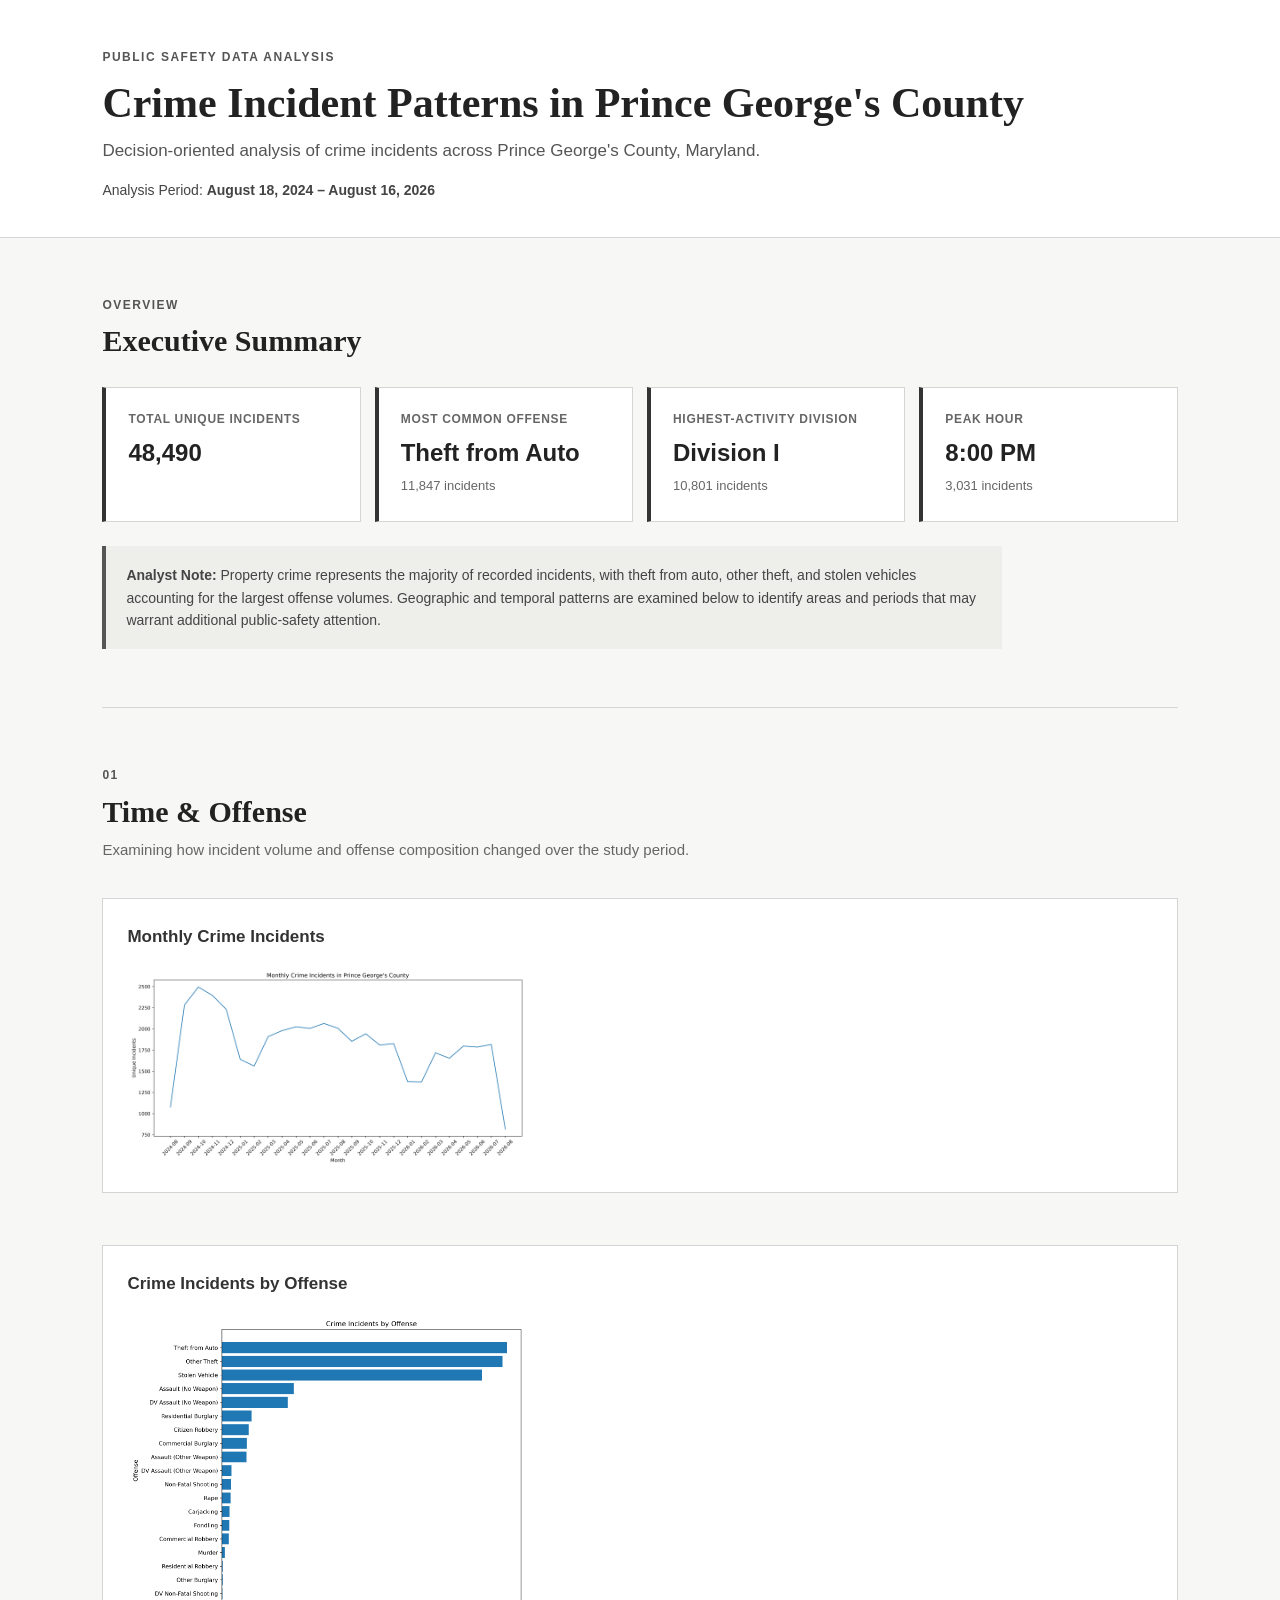
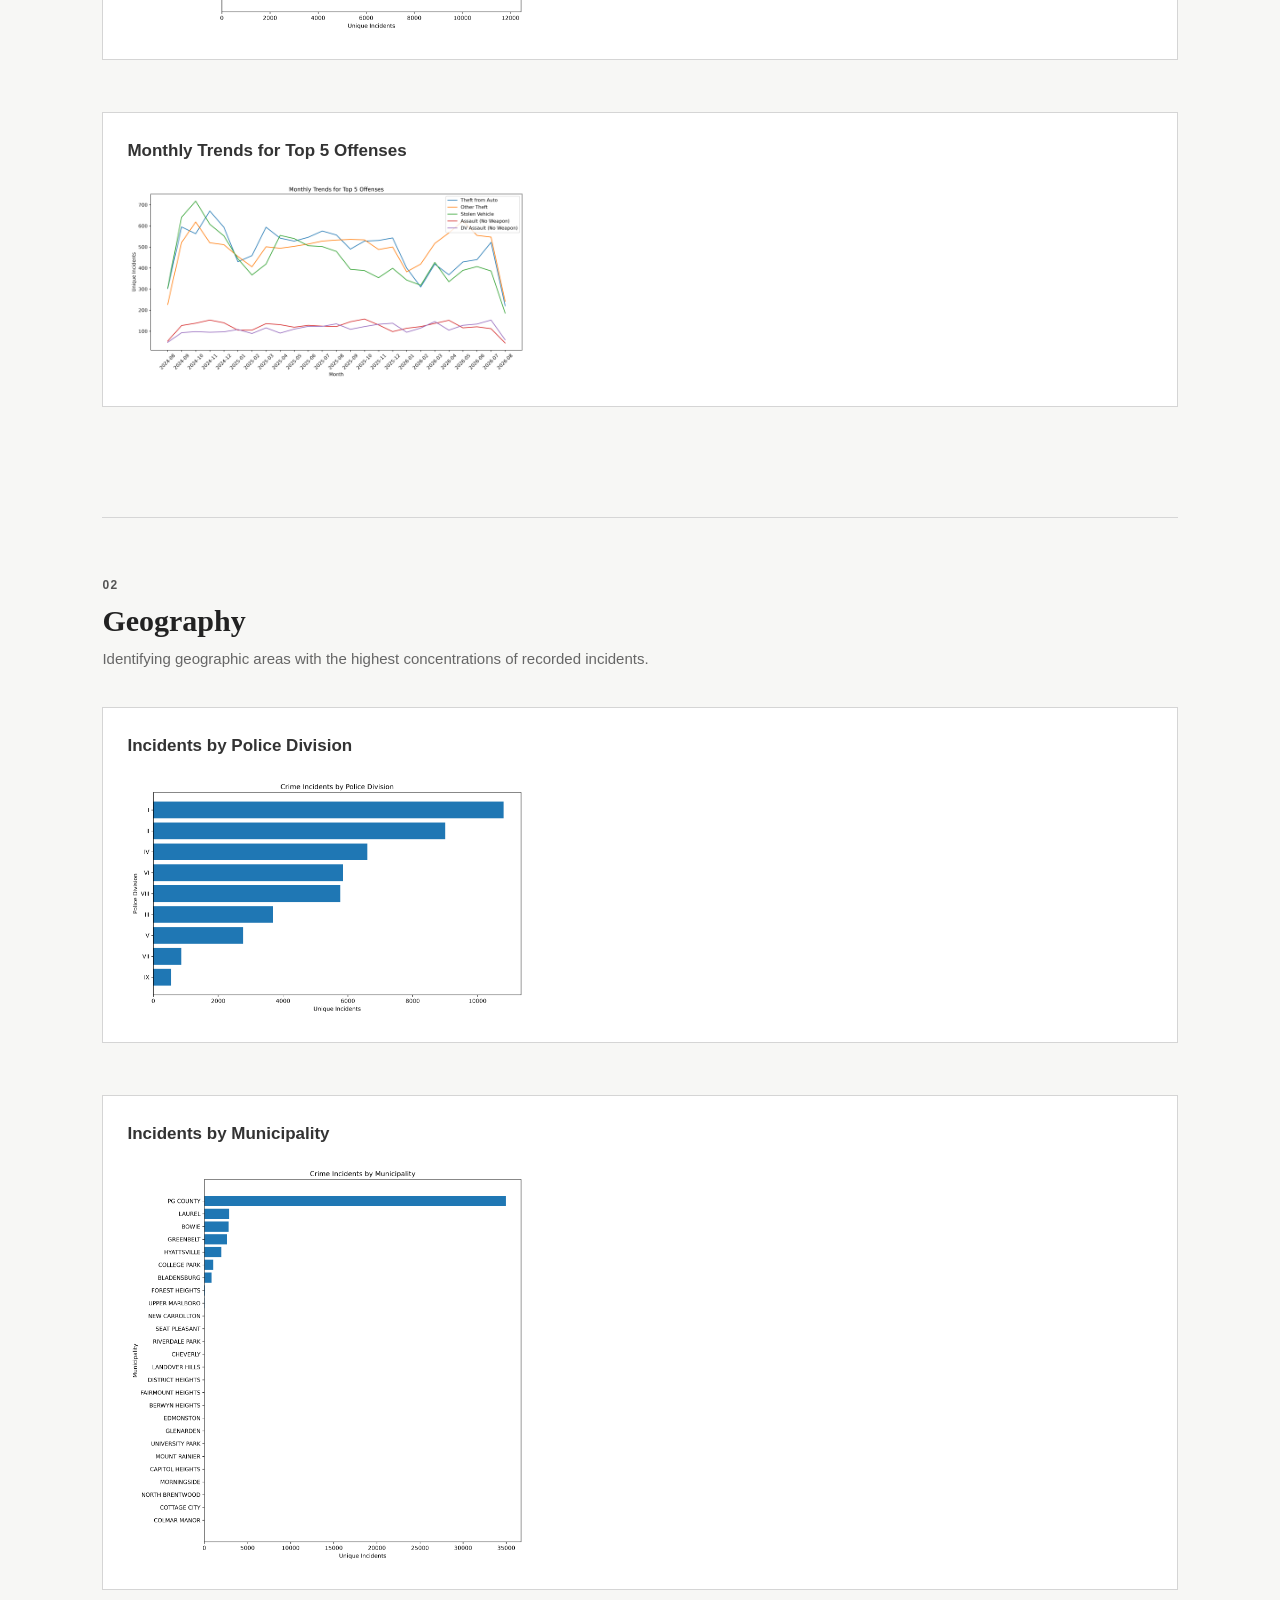
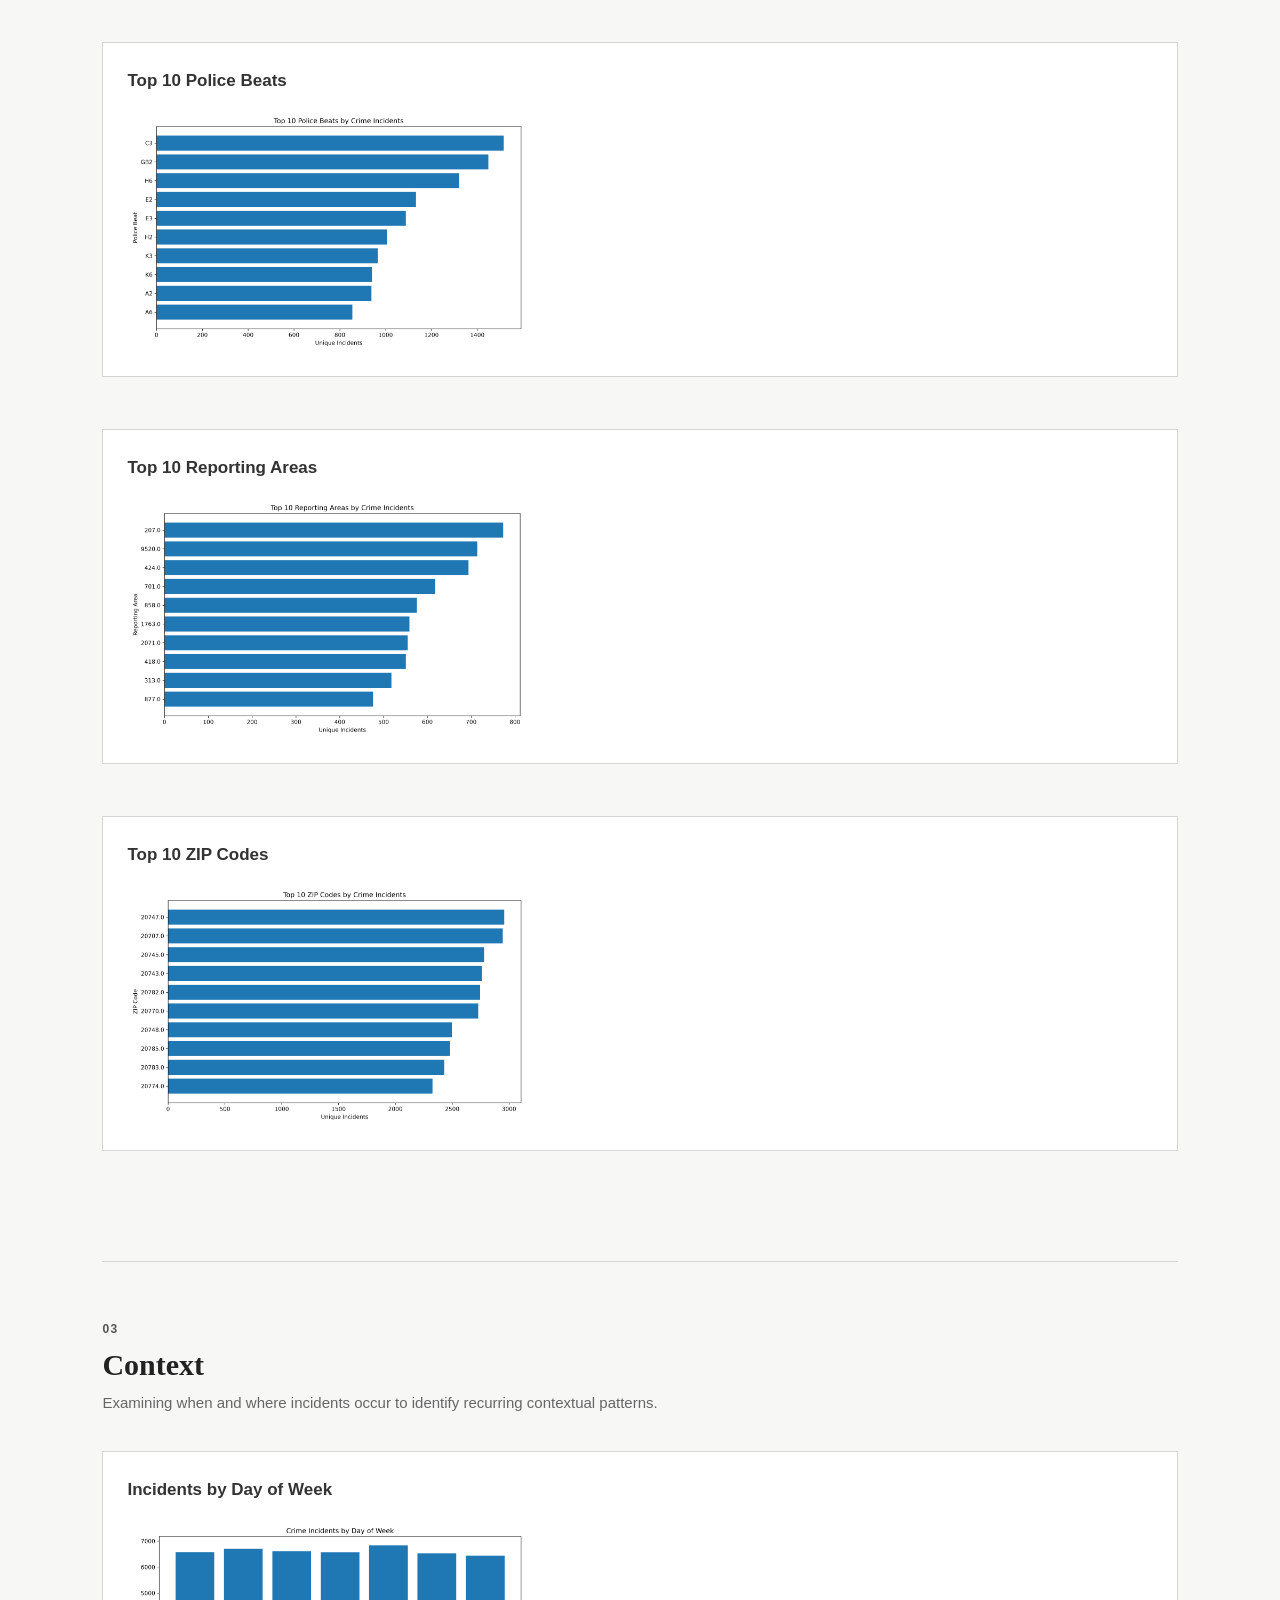
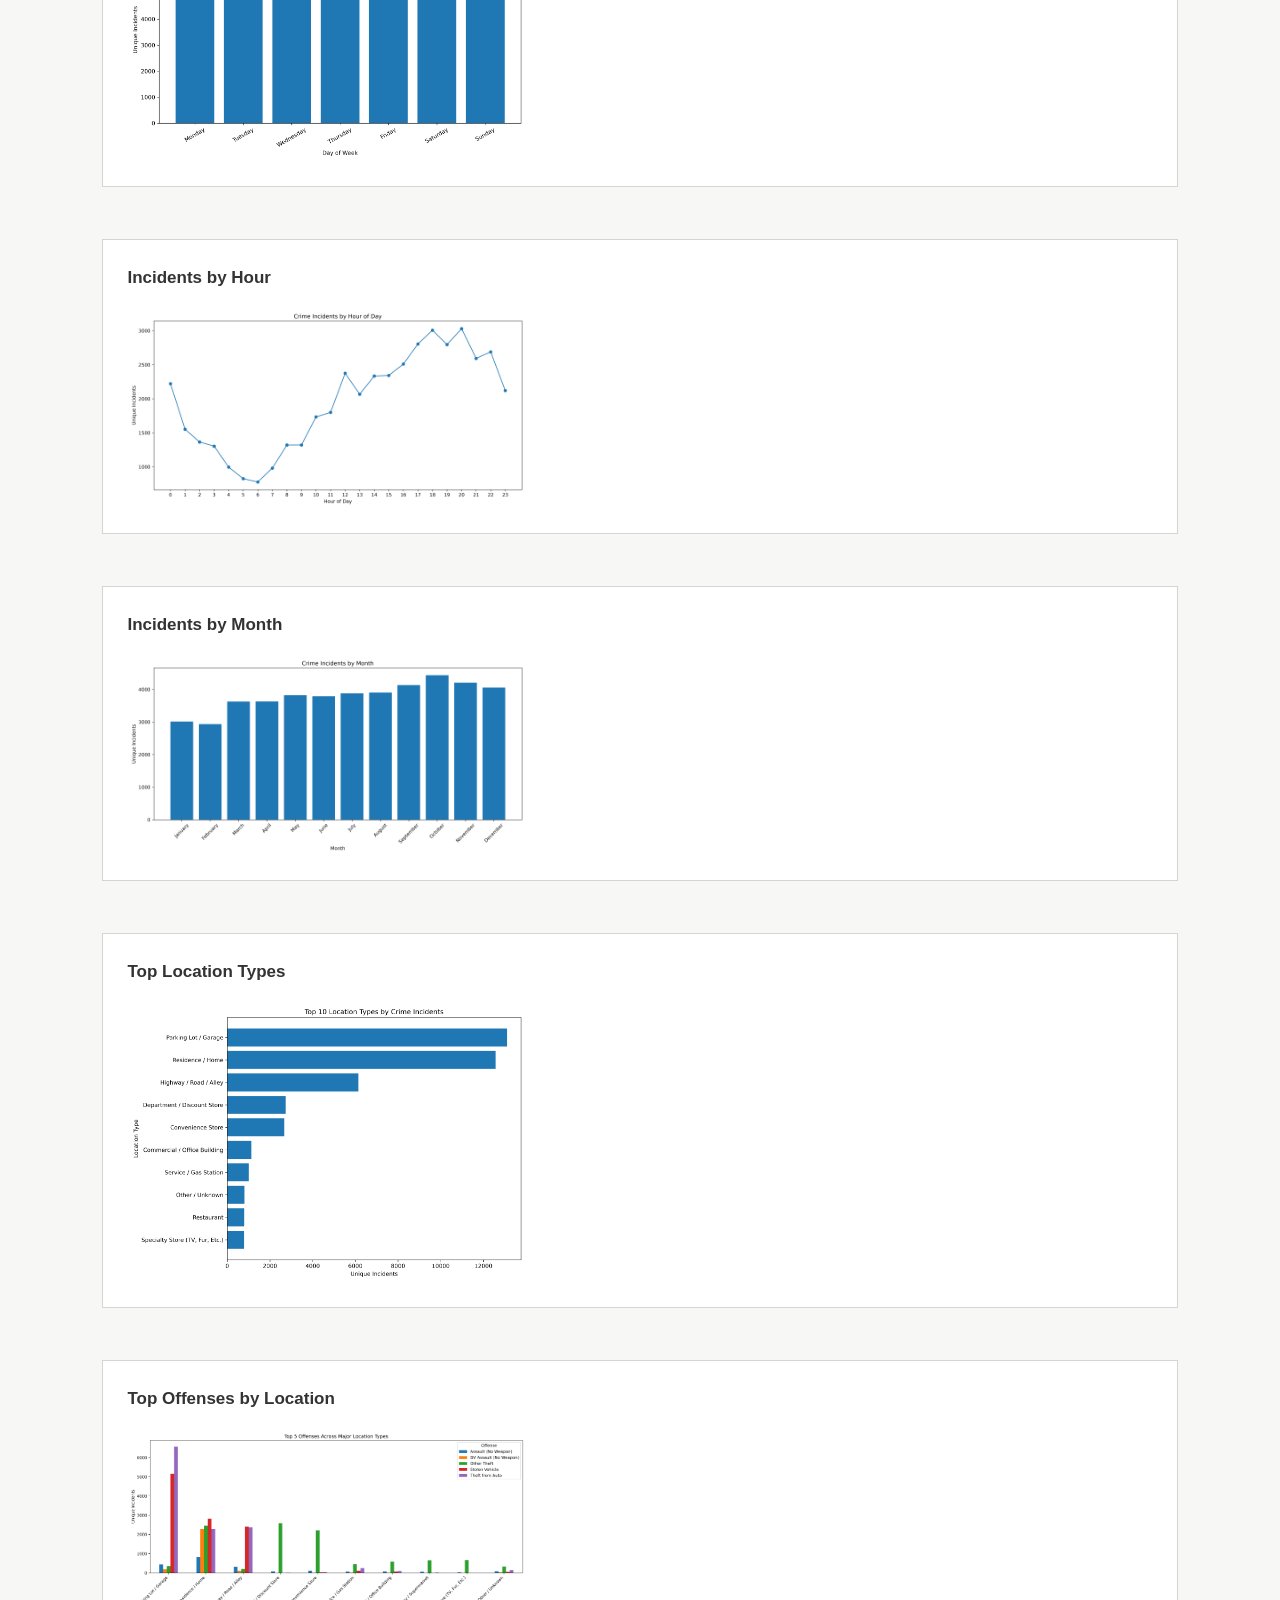
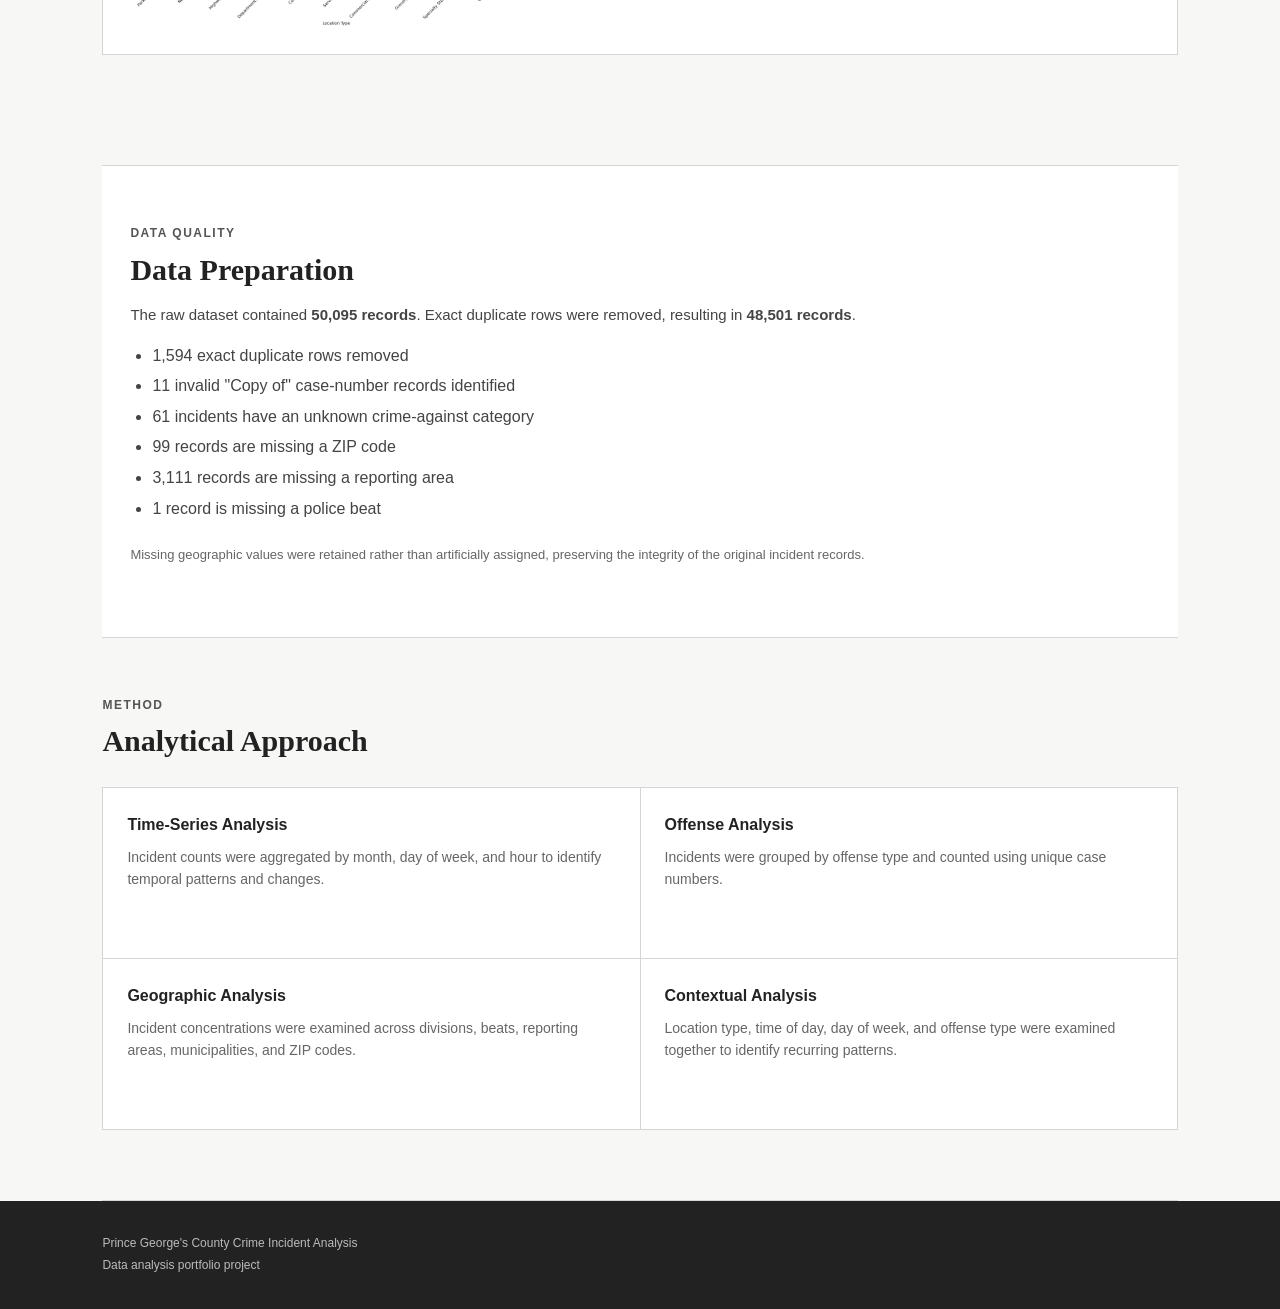
<file: index.html>
<!DOCTYPE html>
<html lang="en">
<head>
    <meta charset="UTF-8">
    <meta name="viewport" content="width=device-width, initial-scale=1.0">
    <title>PG County Crime Incident Analysis</title>
    <link rel="stylesheet" href="style.css">
</head>

<body>

<header class="header">
    <div class="eyebrow">PUBLIC SAFETY DATA ANALYSIS</div>

    <h1>Crime Incident Patterns in Prince George's County</h1>

    <p class="subtitle">
        Decision-oriented analysis of crime incidents across Prince George's County, Maryland.
    </p>

    <div class="period">
        Analysis Period:
        <strong>August 18, 2024 – August 16, 2026</strong>
    </div>
</header>

<main>

<section class="overview">

    <div class="section-label">OVERVIEW</div>

    <h2>Executive Summary</h2>

    <div class="summary-grid">

        <div class="summary-card">
            <span>Total Unique Incidents</span>
            <strong>48,490</strong>
        </div>

        <div class="summary-card">
            <span>Most Common Offense</span>
            <strong>Theft from Auto</strong>
            <small>11,847 incidents</small>
        </div>

        <div class="summary-card">
            <span>Highest-Activity Division</span>
            <strong>Division I</strong>
            <small>10,801 incidents</small>
        </div>

        <div class="summary-card">
            <span>Peak Hour</span>
            <strong>8:00 PM</strong>
            <small>3,031 incidents</small>
        </div>

    </div>

    <div class="analyst-note">
        <strong>Analyst Note:</strong>
        Property crime represents the majority of recorded incidents, with theft from auto,
        other theft, and stolen vehicles accounting for the largest offense volumes.
        Geographic and temporal patterns are examined below to identify areas and periods
        that may warrant additional public-safety attention.
    </div>

</section>


<section>

    <div class="section-label">01</div>

    <h2>Time &amp; Offense</h2>

    <p class="section-description">
        Examining how incident volume and offense composition changed over the study period.
    </p>

    <div class="chart-section">

        <h3>Monthly Crime Incidents</h3>

        <img
            src="visualizations/sq1_time_offense/monthly_incidents.png"
            alt="Monthly crime incidents">
    </div>

    <div class="chart-section">

        <h3>Crime Incidents by Offense</h3>

        <img
            src="visualizations/sq1_time_offense/incidents_by_offense.png"
            alt="Crime incidents by offense">
    </div>

    <div class="chart-section">

        <h3>Monthly Trends for Top 5 Offenses</h3>

        <img
            src="visualizations/sq1_time_offense/top_5_offense_trends.png"
            alt="Monthly trends for top five offenses">
    </div>

</section>


<section>

    <div class="section-label">02</div>

    <h2>Geography</h2>

    <p class="section-description">
        Identifying geographic areas with the highest concentrations of recorded incidents.
    </p>

    <div class="chart-section">

        <h3>Incidents by Police Division</h3>

        <img
            src="visualizations/sq2_geography/incidents_by_division.png"
            alt="Crime incidents by police division">
    </div>

    <div class="chart-section">

        <h3>Incidents by Municipality</h3>

        <img
            src="visualizations/sq2_geography/incidents_by_municipality.png"
            alt="Crime incidents by municipality">
    </div>

    <div class="chart-section">

        <h3>Top 10 Police Beats</h3>

        <img
            src="visualizations/sq2_geography/top_10_beats.png"
            alt="Top ten police beats by incident count">
    </div>

    <div class="chart-section">

        <h3>Top 10 Reporting Areas</h3>

        <img
            src="visualizations/sq2_geography/top_10_reporting_areas.png"
            alt="Top ten reporting areas by incident count">
    </div>

    <div class="chart-section">

        <h3>Top 10 ZIP Codes</h3>

        <img
            src="visualizations/sq2_geography/top_10_zip_codes.png"
            alt="Top ten ZIP codes by incident count">
    </div>

</section>


<section>

    <div class="section-label">03</div>

    <h2>Context</h2>

    <p class="section-description">
        Examining when and where incidents occur to identify recurring contextual patterns.
    </p>

    <div class="chart-section">

        <h3>Incidents by Day of Week</h3>

        <img
            src="visualizations/sq3_context/incidents_by_day_of_week.png"
            alt="Crime incidents by day of week">
    </div>

    <div class="chart-section">

        <h3>Incidents by Hour</h3>

        <img
            src="visualizations/sq3_context/incidents_by_hour.png"
            alt="Crime incidents by hour">
    </div>

    <div class="chart-section">

        <h3>Incidents by Month</h3>

        <img
            src="visualizations/sq3_context/incidents_by_month.png"
            alt="Crime incidents by month">
    </div>

    <div class="chart-section">

        <h3>Top Location Types</h3>

        <img
            src="visualizations/sq3_context/top_10_location_types.png"
            alt="Top ten location types">
    </div>

    <div class="chart-section">

        <h3>Top Offenses by Location</h3>

        <img
            src="visualizations/sq3_context/top_offenses_by_location.png"
            alt="Top offenses by location type">
    </div>

</section>


<section class="data-quality">

    <div class="section-label">DATA QUALITY</div>

    <h2>Data Preparation</h2>

    <p>
        The raw dataset contained <strong>50,095 records</strong>.
        Exact duplicate rows were removed, resulting in
        <strong>48,501 records</strong>.
    </p>

    <ul>
        <li>1,594 exact duplicate rows removed</li>
        <li>11 invalid "Copy of" case-number records identified</li>
        <li>61 incidents have an unknown crime-against category</li>
        <li>99 records are missing a ZIP code</li>
        <li>3,111 records are missing a reporting area</li>
        <li>1 record is missing a police beat</li>
    </ul>

    <p class="data-note">
        Missing geographic values were retained rather than artificially assigned,
        preserving the integrity of the original incident records.
    </p>

</section>


<section class="methodology">

    <div class="section-label">METHOD</div>

    <h2>Analytical Approach</h2>

    <div class="method-grid">

        <div>
            <h3>Time-Series Analysis</h3>
            <p>
                Incident counts were aggregated by month, day of week,
                and hour to identify temporal patterns and changes.
            </p>
        </div>

        <div>
            <h3>Offense Analysis</h3>
            <p>
                Incidents were grouped by offense type and counted using
                unique case numbers.
            </p>
        </div>

        <div>
            <h3>Geographic Analysis</h3>
            <p>
                Incident concentrations were examined across divisions,
                beats, reporting areas, municipalities, and ZIP codes.
            </p>
        </div>

        <div>
            <h3>Contextual Analysis</h3>
            <p>
                Location type, time of day, day of week, and offense type
                were examined together to identify recurring patterns.
            </p>
        </div>

    </div>

</section>

</main>

<footer>
    <p>
        Prince George's County Crime Incident Analysis
    </p>
    <p>
        Data analysis portfolio project
    </p>
</footer>

</body>
</html>
</file>
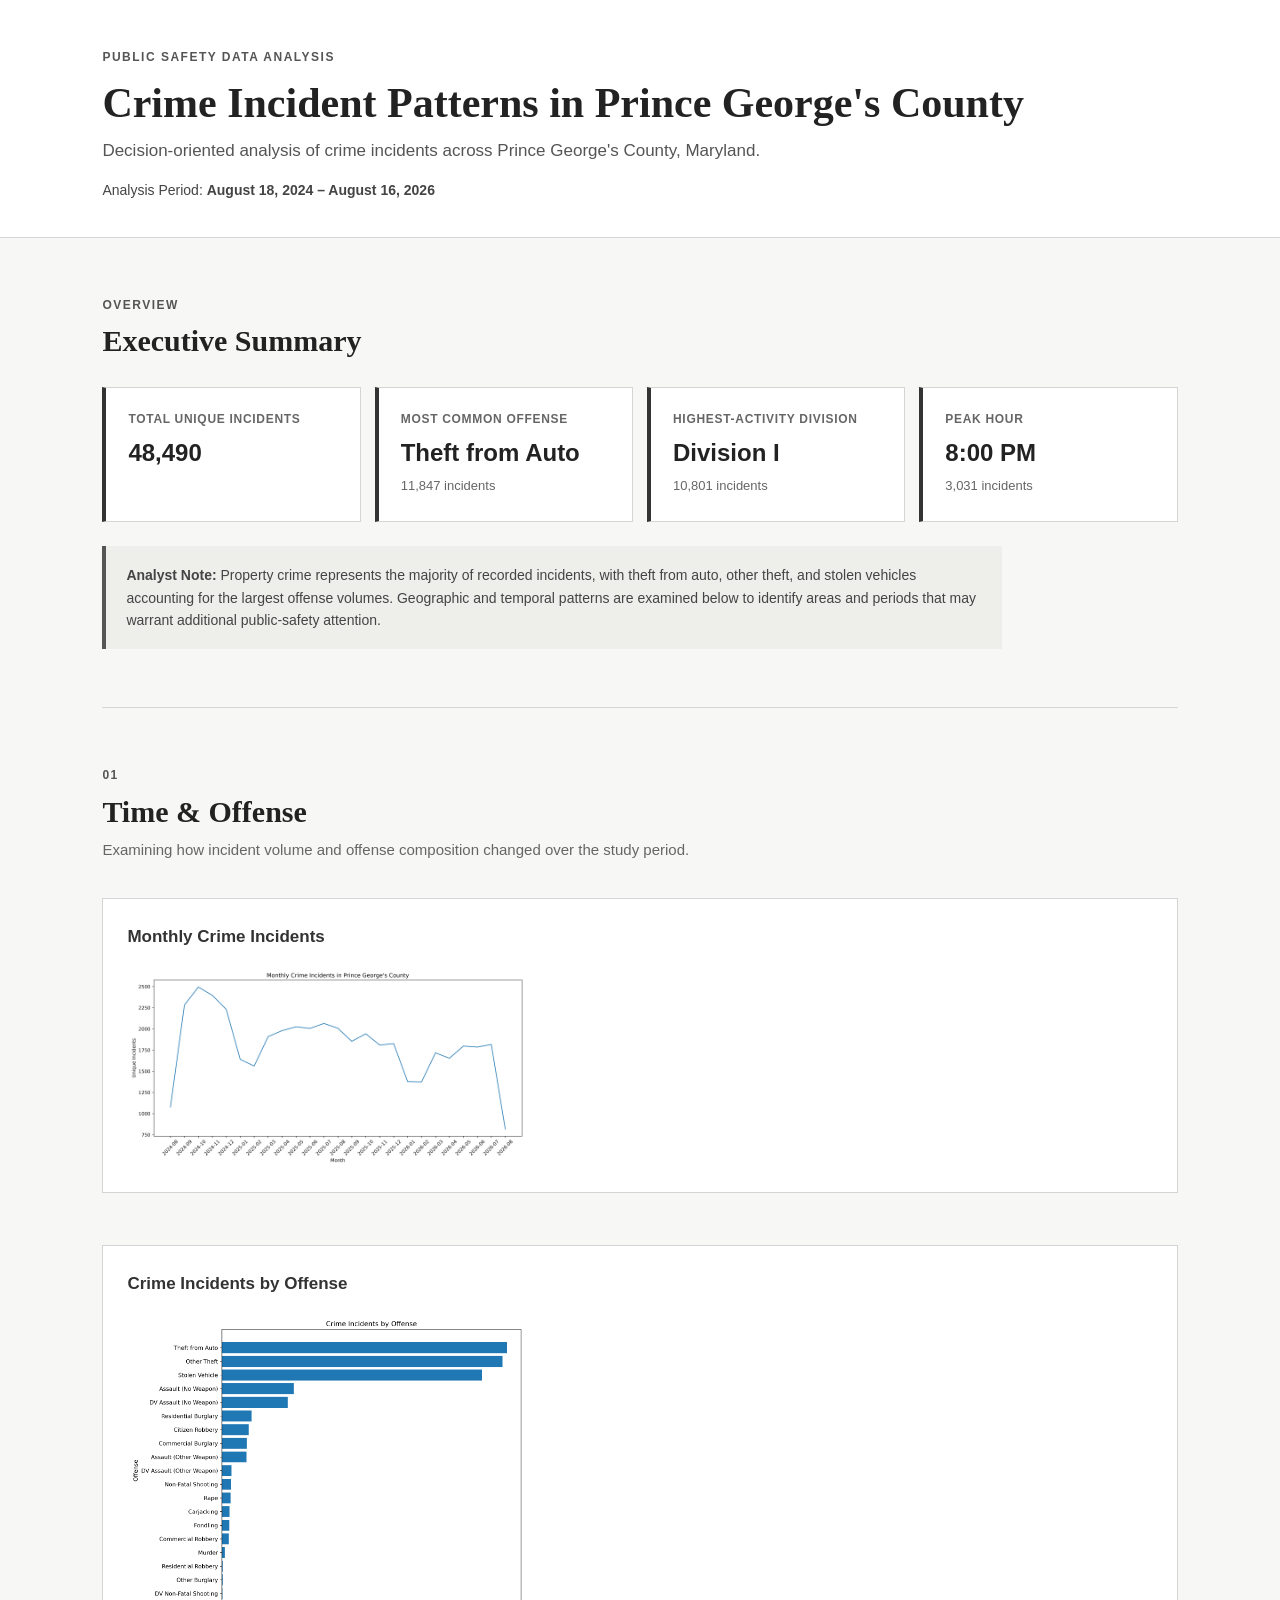
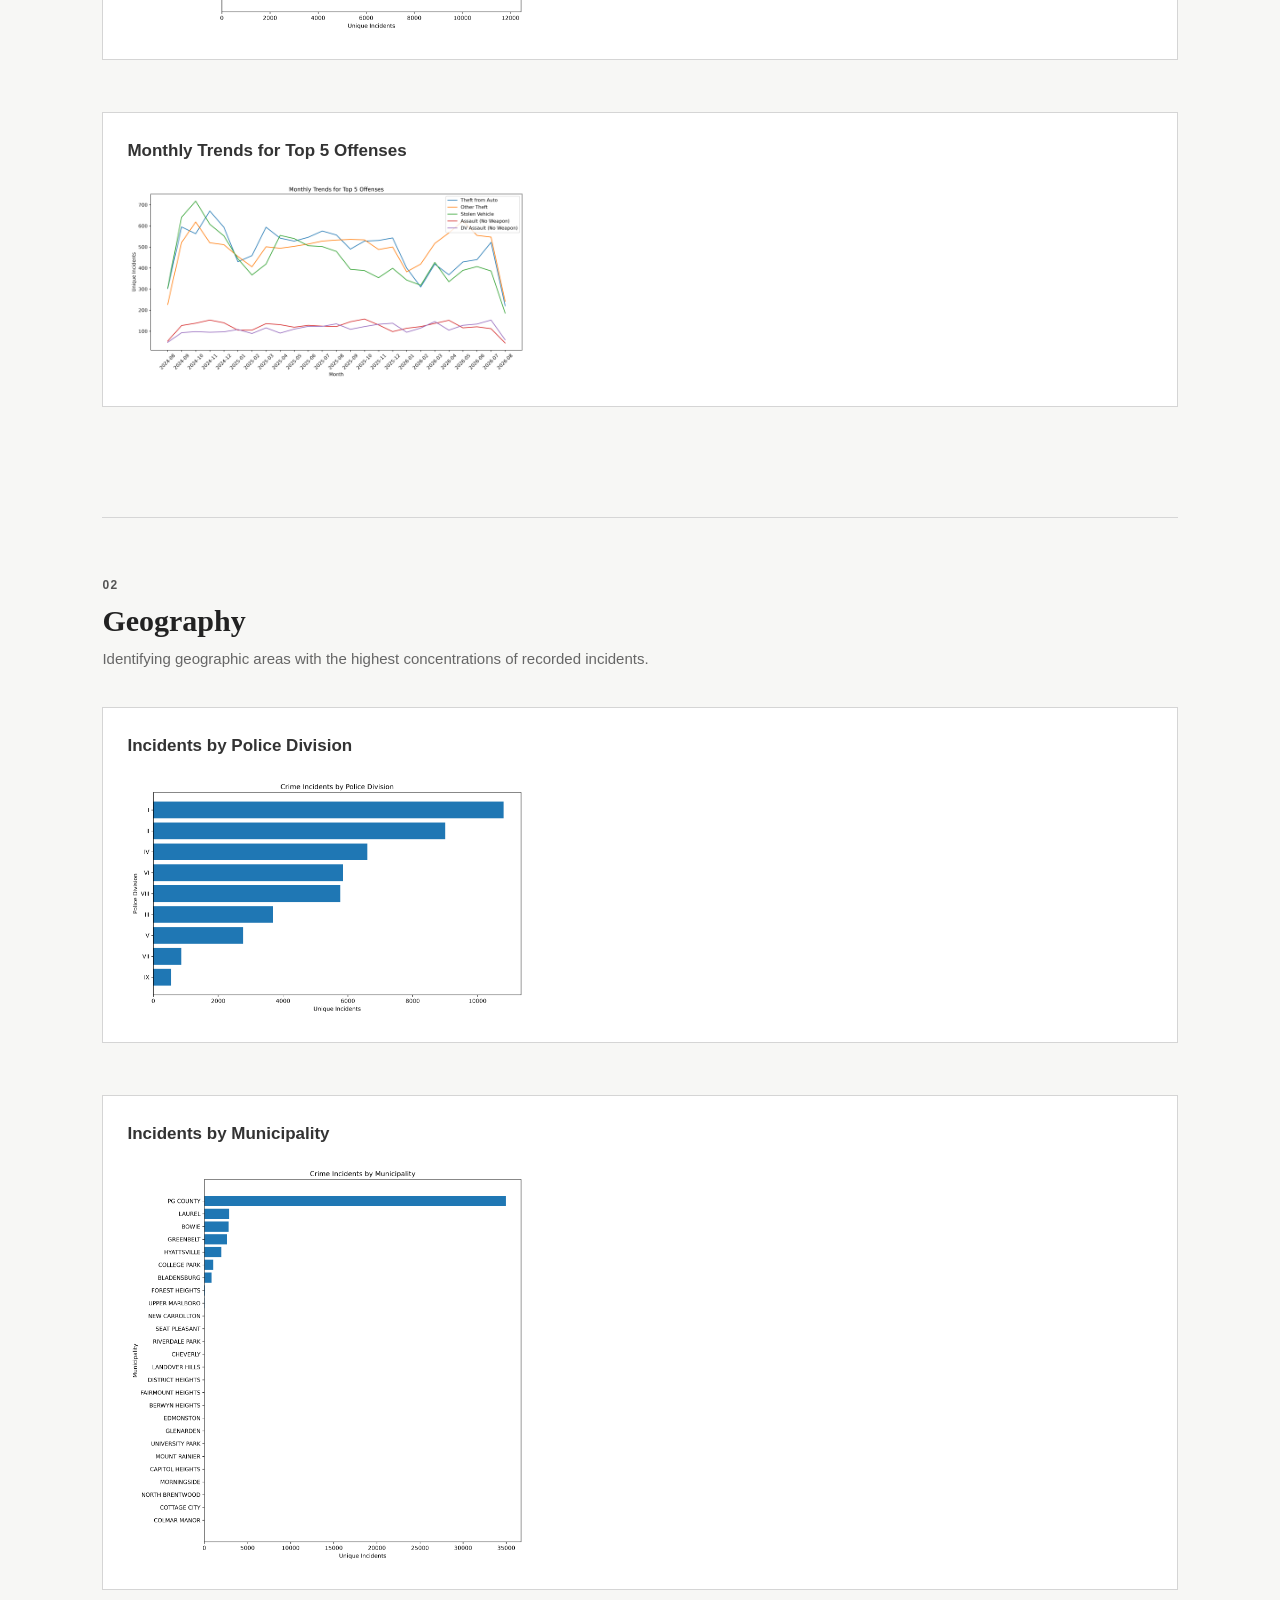
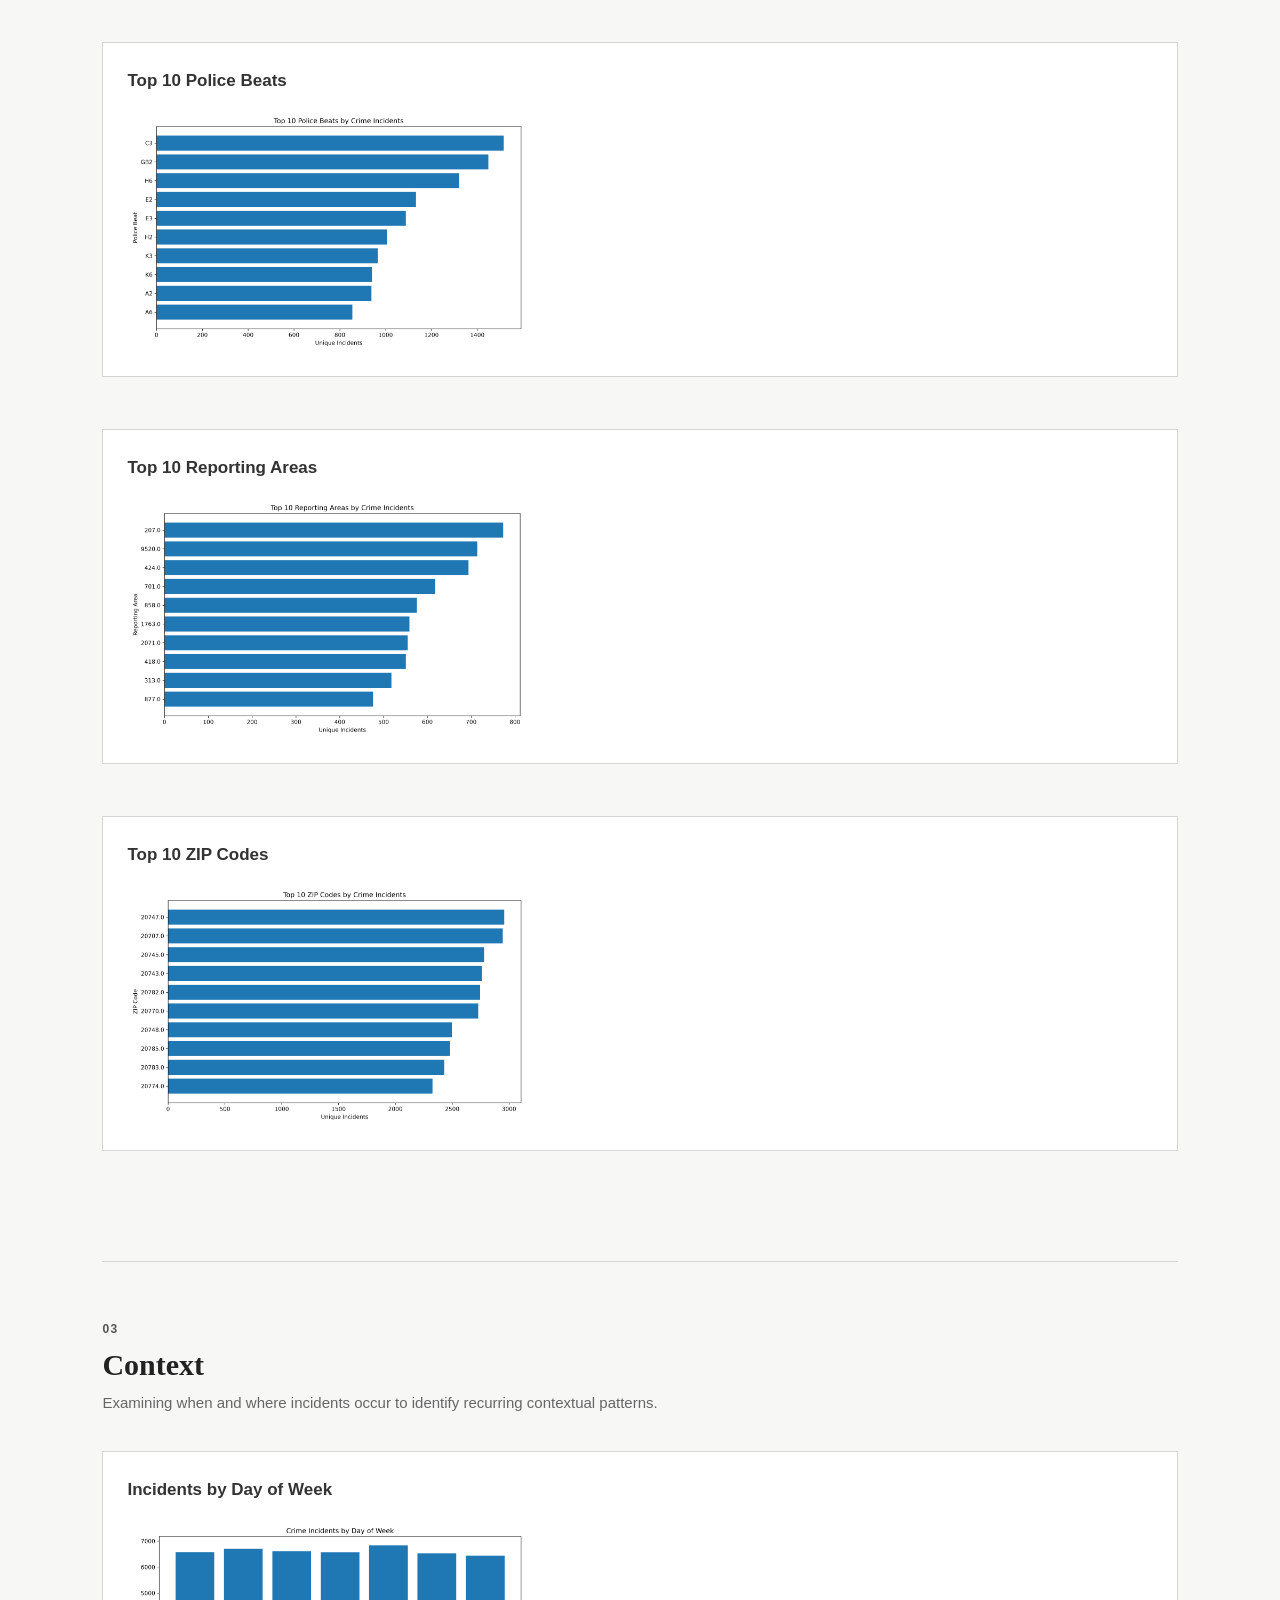
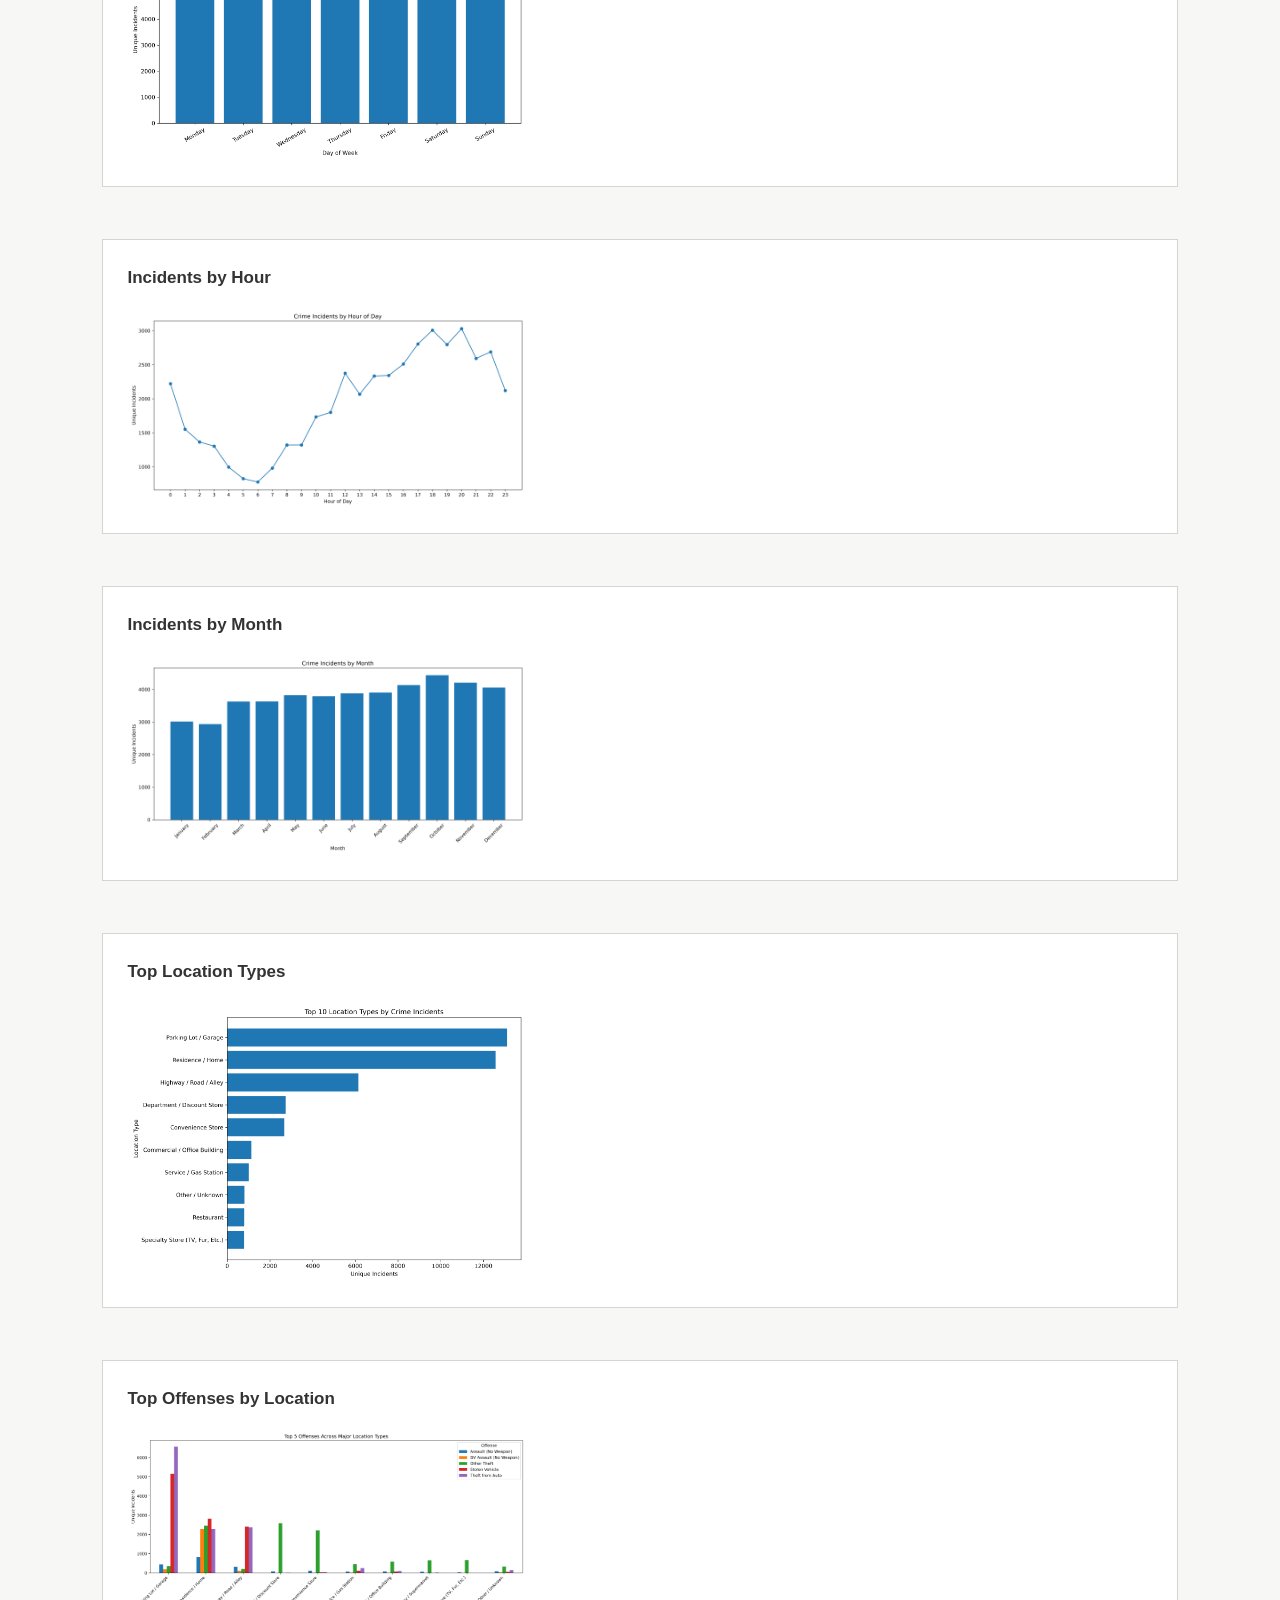
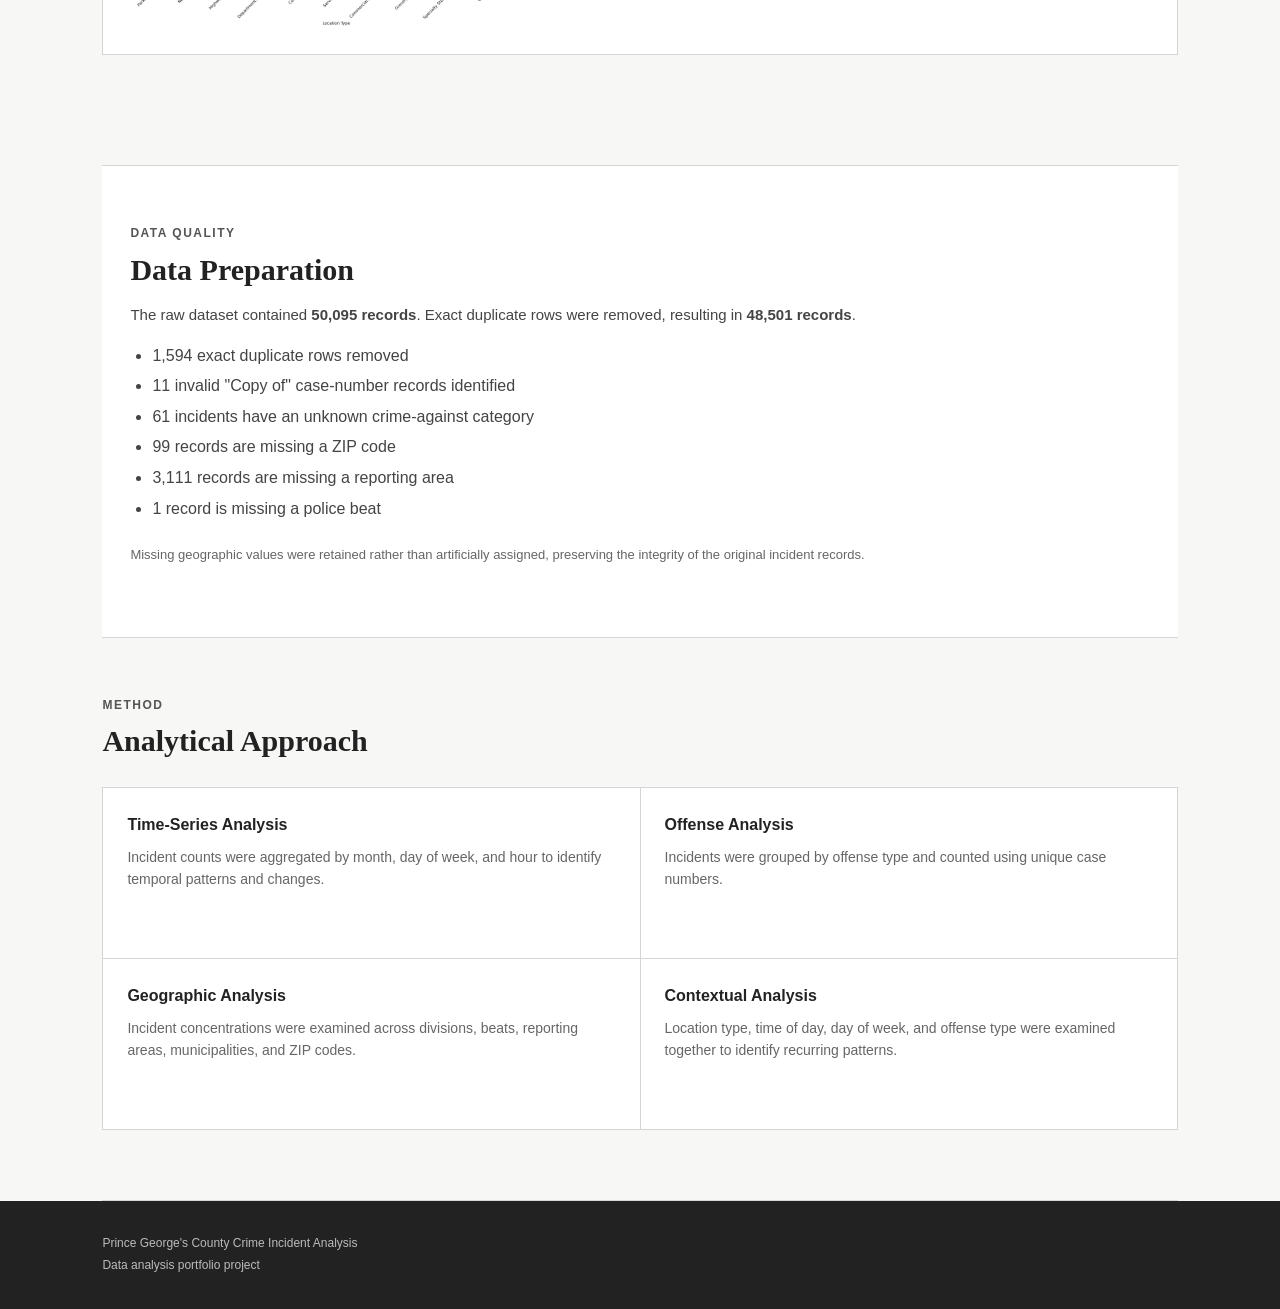
<file: dashboard/index.htm>
<!DOCTYPE html>
<html lang="en">
<head>
    <meta charset="UTF-8">
    <meta name="viewport" content="width=device-width, initial-scale=1.0">
    <title>PG County Crime Incident Analysis</title>
    <link rel="stylesheet" href="style.css">
</head>

<body>

<header class="header">
    <div class="eyebrow">PUBLIC SAFETY DATA ANALYSIS</div>

    <h1>Crime Incident Patterns in Prince George's County</h1>

    <p class="subtitle">
        Decision-oriented analysis of crime incidents across Prince George's County, Maryland.
    </p>

    <div class="period">
        Analysis Period:
        <strong>August 18, 2024 – August 16, 2026</strong>
    </div>
</header>

<main>

<section class="overview">

    <div class="section-label">OVERVIEW</div>

    <h2>Executive Summary</h2>

    <div class="summary-grid">

        <div class="summary-card">
            <span>Total Unique Incidents</span>
            <strong>48,490</strong>
        </div>

        <div class="summary-card">
            <span>Most Common Offense</span>
            <strong>Theft from Auto</strong>
            <small>11,847 incidents</small>
        </div>

        <div class="summary-card">
            <span>Highest-Activity Division</span>
            <strong>Division I</strong>
            <small>10,801 incidents</small>
        </div>

        <div class="summary-card">
            <span>Peak Hour</span>
            <strong>8:00 PM</strong>
            <small>3,031 incidents</small>
        </div>

    </div>

    <div class="analyst-note">
        <strong>Analyst Note:</strong>
        Property crime represents the majority of recorded incidents, with theft from auto,
        other theft, and stolen vehicles accounting for the largest offense volumes.
        Geographic and temporal patterns are examined below to identify areas and periods
        that may warrant additional public-safety attention.
    </div>

</section>


<section>

    <div class="section-label">01</div>

    <h2>Time &amp; Offense</h2>

    <p class="section-description">
        Examining how incident volume and offense composition changed over the study period.
    </p>

    <div class="chart-section">

        <h3>Monthly Crime Incidents</h3>

        <img
            src="../visualizations/sq1_time_offense/monthly_incidents.png"
            alt="Monthly crime incidents">
    </div>

    <div class="chart-section">

        <h3>Crime Incidents by Offense</h3>

        <img
            src="../visualizations/sq1_time_offense/incidents_by_offense.png"
            alt="Crime incidents by offense">
    </div>

    <div class="chart-section">

        <h3>Monthly Trends for Top 5 Offenses</h3>

        <img
            src="../visualizations/sq1_time_offense/top_5_offense_trends.png"
            alt="Monthly trends for top five offenses">
    </div>

</section>


<section>

    <div class="section-label">02</div>

    <h2>Geography</h2>

    <p class="section-description">
        Identifying geographic areas with the highest concentrations of recorded incidents.
    </p>

    <div class="chart-section">

        <h3>Incidents by Police Division</h3>

        <img
            src="../visualizations/sq2_geography/incidents_by_division.png"
            alt="Crime incidents by police division">
    </div>

    <div class="chart-section">

        <h3>Incidents by Municipality</h3>

        <img
            src="../visualizations/sq2_geography/incidents_by_municipality.png"
            alt="Crime incidents by municipality">
    </div>

    <div class="chart-section">

        <h3>Top 10 Police Beats</h3>

        <img
            src="../visualizations/sq2_geography/top_10_beats.png"
            alt="Top ten police beats by incident count">
    </div>

    <div class="chart-section">

        <h3>Top 10 Reporting Areas</h3>

        <img
            src="../visualizations/sq2_geography/top_10_reporting_areas.png"
            alt="Top ten reporting areas by incident count">
    </div>

    <div class="chart-section">

        <h3>Top 10 ZIP Codes</h3>

        <img
            src="../visualizations/sq2_geography/top_10_zip_codes.png"
            alt="Top ten ZIP codes by incident count">
    </div>

</section>


<section>

    <div class="section-label">03</div>

    <h2>Context</h2>

    <p class="section-description">
        Examining when and where incidents occur to identify recurring contextual patterns.
    </p>

    <div class="chart-section">

        <h3>Incidents by Day of Week</h3>

        <img
            src="../visualizations/sq3_context/incidents_by_day_of_week.png"
            alt="Crime incidents by day of week">
    </div>

    <div class="chart-section">

        <h3>Incidents by Hour</h3>

        <img
            src="../visualizations/sq3_context/incidents_by_hour.png"
            alt="Crime incidents by hour">
    </div>

    <div class="chart-section">

        <h3>Incidents by Month</h3>

        <img
            src="../visualizations/sq3_context/incidents_by_month.png"
            alt="Crime incidents by month">
    </div>

    <div class="chart-section">

        <h3>Top Location Types</h3>

        <img
            src="../visualizations/sq3_context/top_10_location_types.png"
            alt="Top ten location types">
    </div>

    <div class="chart-section">

        <h3>Top Offenses by Location</h3>

        <img
            src="../visualizations/sq3_context/top_offenses_by_location.png"
            alt="Top offenses by location type">
    </div>

</section>


<section class="data-quality">

    <div class="section-label">DATA QUALITY</div>

    <h2>Data Preparation</h2>

    <p>
        The raw dataset contained <strong>50,095 records</strong>.
        Exact duplicate rows were removed, resulting in
        <strong>48,501 records</strong>.
    </p>

    <ul>
        <li>1,594 exact duplicate rows removed</li>
        <li>11 invalid "Copy of" case-number records identified</li>
        <li>61 incidents have an unknown crime-against category</li>
        <li>99 records are missing a ZIP code</li>
        <li>3,111 records are missing a reporting area</li>
        <li>1 record is missing a police beat</li>
    </ul>

    <p class="data-note">
        Missing geographic values were retained rather than artificially assigned,
        preserving the integrity of the original incident records.
    </p>

</section>


<section class="methodology">

    <div class="section-label">METHOD</div>

    <h2>Analytical Approach</h2>

    <div class="method-grid">

        <div>
            <h3>Time-Series Analysis</h3>
            <p>
                Incident counts were aggregated by month, day of week,
                and hour to identify temporal patterns and changes.
            </p>
        </div>

        <div>
            <h3>Offense Analysis</h3>
            <p>
                Incidents were grouped by offense type and counted using
                unique case numbers.
            </p>
        </div>

        <div>
            <h3>Geographic Analysis</h3>
            <p>
                Incident concentrations were examined across divisions,
                beats, reporting areas, municipalities, and ZIP codes.
            </p>
        </div>

        <div>
            <h3>Contextual Analysis</h3>
            <p>
                Location type, time of day, day of week, and offense type
                were examined together to identify recurring patterns.
            </p>
        </div>

    </div>

</section>

</main>

<footer>
    <p>
        Prince George's County Crime Incident Analysis
    </p>
    <p>
        Data analysis portfolio project
    </p>
</footer>

</body>
</html>
</file>
<file: style.css>
* {
    box-sizing: border-box;
}

html {
    scroll-behavior: smooth;
}

body {
    margin: 0;
    background: #f7f7f5;
    color: #222;
    font-family: Arial, Helvetica, sans-serif;
    line-height: 1.6;
}

.header {
    background: #ffffff;
    border-bottom: 1px solid #d6d6d6;
    padding: 48px 8% 36px;
}

.eyebrow,
.section-label {
    color: #555;
    font-size: 12px;
    font-weight: 700;
    letter-spacing: 1.5px;
    text-transform: uppercase;
}

.header h1 {
    max-width: 950px;
    margin: 12px 0 10px;
    font-family: Georgia, "Times New Roman", serif;
    font-size: 42px;
    line-height: 1.15;
    font-weight: 700;
}

.subtitle {
    max-width: 800px;
    margin: 0 0 14px;
    color: #555;
    font-size: 17px;
}

.period {
    color: #444;
    font-size: 14px;
}

main {
    width: min(1100px, 84%);
    margin: 0 auto;
}

section {
    padding: 58px 0;
    border-bottom: 1px solid #d6d6d6;
}

section h2 {
    margin: 8px 0 8px;
    font-family: Georgia, "Times New Roman", serif;
    font-size: 30px;
    line-height: 1.2;
}

.section-description {
    max-width: 760px;
    margin: 0 0 36px;
    color: #666;
    font-size: 15px;
}

.summary-grid {
    display: grid;
    grid-template-columns: repeat(4, 1fr);
    gap: 14px;
    margin-top: 28px;
}

.summary-card {
    min-height: 135px;
    padding: 22px;
    background: #ffffff;
    border: 1px solid #d5d5d5;
    border-left: 4px solid #333;
}

.summary-card span {
    display: block;
    margin-bottom: 10px;
    color: #666;
    font-size: 12px;
    font-weight: 700;
    letter-spacing: 0.7px;
    text-transform: uppercase;
}

.summary-card strong {
    display: block;
    color: #222;
    font-size: 24px;
    line-height: 1.2;
}

.summary-card small {
    display: block;
    margin-top: 8px;
    color: #666;
    font-size: 13px;
}

.analyst-note {
    max-width: 900px;
    margin-top: 24px;
    padding: 18px 20px;
    background: #eeeeeb;
    border-left: 4px solid #555;
    color: #444;
    font-size: 14px;
}

.chart-section {
    margin: 36px 0 52px;
    padding: 24px;
    background: #ffffff;
    border: 1px solid #d5d5d5;
}

.chart-section h3 {
    margin: 0 0 18px;
    color: #333;
    font-size: 17px;
    font-weight: 700;
}

.chart-section img {
    display: block;
    width: 400px;
    max-width: 100%;
    height: auto;
    margin: 0;
}

.data-quality {
    background: #ffffff;
    padding-left: 28px;
    padding-right: 28px;
}

.data-quality p {
    max-width: 850px;
    color: #444;
    font-size: 15px;
}

.data-quality ul {
    max-width: 850px;
    padding-left: 22px;
    color: #444;
}

.data-quality li {
    margin: 5px 0;
}

.data-note {
    padding-top: 8px;
    color: #666 !important;
    font-size: 13px !important;
}

.methodology {
    padding-bottom: 70px;
}

.method-grid {
    display: grid;
    grid-template-columns: repeat(2, 1fr);
    gap: 1px;
    margin-top: 28px;
    background: #d5d5d5;
    border: 1px solid #d5d5d5;
}

.method-grid > div {
    min-height: 170px;
    padding: 24px;
    background: #ffffff;
}

.method-grid h3 {
    margin: 0 0 8px;
    font-size: 16px;
}

.method-grid p {
    margin: 0;
    color: #666;
    font-size: 14px;
}

footer {
    padding: 30px 8%;
    background: #222;
    color: #bbb;
    font-size: 12px;
}

footer p {
    margin: 3px 0;
}

@media (max-width: 900px) {
    .summary-grid {
        grid-template-columns: repeat(2, 1fr);
    }

    .header h1 {
        font-size: 36px;
    }
}

@media (max-width: 600px) {
    .header {
        padding: 34px 6% 28px;
    }

    main {
        width: 88%;
    }

    .header h1 {
        font-size: 30px;
    }

    .subtitle {
        font-size: 15px;
    }

    .summary-grid {
        grid-template-columns: 1fr;
    }

    .chart-section {
        padding: 16px;
    }

    .chart-section img {
        width: 400px;
    }

    .method-grid {
        grid-template-columns: 1fr;
    }

    section {
        padding: 42px 0;
    }
}
</file>
<file: dashboard/style.css>
* {
    box-sizing: border-box;
}

html {
    scroll-behavior: smooth;
}

body {
    margin: 0;
    background: #f7f7f5;
    color: #222;
    font-family: Arial, Helvetica, sans-serif;
    line-height: 1.6;
}

.header {
    background: #ffffff;
    border-bottom: 1px solid #d6d6d6;
    padding: 48px 8% 36px;
}

.eyebrow,
.section-label {
    color: #555;
    font-size: 12px;
    font-weight: 700;
    letter-spacing: 1.5px;
    text-transform: uppercase;
}

.header h1 {
    max-width: 950px;
    margin: 12px 0 10px;
    font-family: Georgia, "Times New Roman", serif;
    font-size: 42px;
    line-height: 1.15;
    font-weight: 700;
}

.subtitle {
    max-width: 800px;
    margin: 0 0 14px;
    color: #555;
    font-size: 17px;
}

.period {
    color: #444;
    font-size: 14px;
}

main {
    width: min(1100px, 84%);
    margin: 0 auto;
}

section {
    padding: 58px 0;
    border-bottom: 1px solid #d6d6d6;
}

section h2 {
    margin: 8px 0 8px;
    font-family: Georgia, "Times New Roman", serif;
    font-size: 30px;
    line-height: 1.2;
}

.section-description {
    max-width: 760px;
    margin: 0 0 36px;
    color: #666;
    font-size: 15px;
}

.summary-grid {
    display: grid;
    grid-template-columns: repeat(4, 1fr);
    gap: 14px;
    margin-top: 28px;
}

.summary-card {
    min-height: 135px;
    padding: 22px;
    background: #ffffff;
    border: 1px solid #d5d5d5;
    border-left: 4px solid #333;
}

.summary-card span {
    display: block;
    margin-bottom: 10px;
    color: #666;
    font-size: 12px;
    font-weight: 700;
    letter-spacing: 0.7px;
    text-transform: uppercase;
}

.summary-card strong {
    display: block;
    color: #222;
    font-size: 24px;
    line-height: 1.2;
}

.summary-card small {
    display: block;
    margin-top: 8px;
    color: #666;
    font-size: 13px;
}

.analyst-note {
    max-width: 900px;
    margin-top: 24px;
    padding: 18px 20px;
    background: #eeeeeb;
    border-left: 4px solid #555;
    color: #444;
    font-size: 14px;
}

.chart-section {
    margin: 36px 0 52px;
    padding: 24px;
    background: #ffffff;
    border: 1px solid #d5d5d5;
}

.chart-section h3 {
    margin: 0 0 18px;
    color: #333;
    font-size: 17px;
    font-weight: 700;
}

.chart-section img {
    display: block;
    width: 400px;
    max-width: 100%;
    height: auto;
    margin: 0;
}

.data-quality {
    background: #ffffff;
    padding-left: 28px;
    padding-right: 28px;
}

.data-quality p {
    max-width: 850px;
    color: #444;
    font-size: 15px;
}

.data-quality ul {
    max-width: 850px;
    padding-left: 22px;
    color: #444;
}

.data-quality li {
    margin: 5px 0;
}

.data-note {
    padding-top: 8px;
    color: #666 !important;
    font-size: 13px !important;
}

.methodology {
    padding-bottom: 70px;
}

.method-grid {
    display: grid;
    grid-template-columns: repeat(2, 1fr);
    gap: 1px;
    margin-top: 28px;
    background: #d5d5d5;
    border: 1px solid #d5d5d5;
}

.method-grid > div {
    min-height: 170px;
    padding: 24px;
    background: #ffffff;
}

.method-grid h3 {
    margin: 0 0 8px;
    font-size: 16px;
}

.method-grid p {
    margin: 0;
    color: #666;
    font-size: 14px;
}

footer {
    padding: 30px 8%;
    background: #222;
    color: #bbb;
    font-size: 12px;
}

footer p {
    margin: 3px 0;
}

@media (max-width: 900px) {
    .summary-grid {
        grid-template-columns: repeat(2, 1fr);
    }

    .header h1 {
        font-size: 36px;
    }
}

@media (max-width: 600px) {
    .header {
        padding: 34px 6% 28px;
    }

    main {
        width: 88%;
    }

    .header h1 {
        font-size: 30px;
    }

    .subtitle {
        font-size: 15px;
    }

    .summary-grid {
        grid-template-columns: 1fr;
    }

    .chart-section {
        padding: 16px;
    }

    .chart-section img {
        width: 400px;
    }

    .method-grid {
        grid-template-columns: 1fr;
    }

    section {
        padding: 42px 0;
    }
}
</file>
